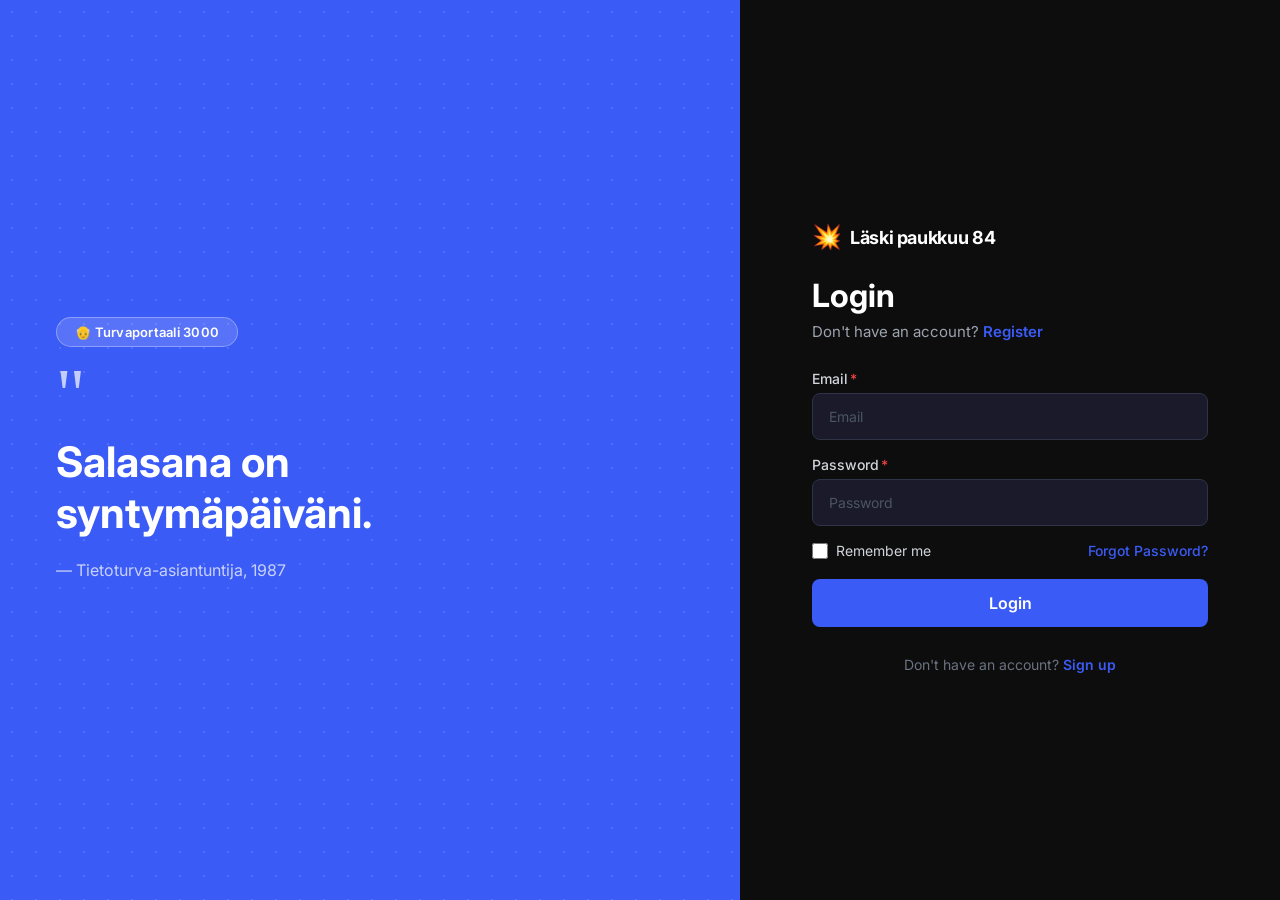
<file: index.html>
<!DOCTYPE html>
<html lang="fi">
<head>
  <meta charset="UTF-8" />
  <meta name="viewport" content="width=device-width, initial-scale=1.0" />
  <title>Log in</title>
  <link rel="preconnect" href="https://fonts.googleapis.com" />
  <link rel="preconnect" href="https://fonts.gstatic.com" crossorigin />
  <link href="https://fonts.googleapis.com/css2?family=Inter:wght@400;500;600;700&display=swap" rel="stylesheet" />
  <link rel="stylesheet" href="login.css" />
</head>
<body>
  <div class="page">

    <!-- Left: blue panel -->
    <div class="image-panel" role="img" aria-label="Tervetuloa takaisin">
      <div class="image-panel__content">
        <span class="image-panel__badge">👴 Turvaportaali 3000</span>
        <div class="image-panel__quote">"</div>
        <h2 class="image-panel__heading">Salasana on<br>syntymäpäiväni.</h2>
        <p class="image-panel__sub">— Tietoturva-asiantuntija, 1987</p>
      </div>
    </div>

    <!-- Right: login form -->
    <div class="form-panel">
      <div class="card">

        <!-- Logo -->
        <div class="card__logo">
          <span class="card__logo-icon">💥</span>
          <span class="card__logo-name">Läski paukkuu 84</span>
        </div>

        <!-- Header -->
        <div class="card__header">
          <h1 class="card__title">Login</h1>
          <p class="card__subtitle">
            Don't have an account? <a href="#">Register</a>
          </p>
        </div>

        <!-- Form -->
        <form class="card__form" id="login-form" novalidate>
          <div class="fields">

            <div class="field">
              <label class="field__label" for="email">Email<span>*</span></label>
              <input
                class="field__input"
                id="email"
                type="email"
                name="email"
                placeholder="Email"
                autocomplete="email"
              />
            </div>

            <div class="field">
              <label class="field__label" for="password">Password<span>*</span></label>
              <input
                class="field__input"
                id="password"
                type="password"
                name="password"
                placeholder="Password"
                autocomplete="current-password"
              />
            </div>

            <div class="field__row">
              <label class="field__remember">
                <input type="checkbox" id="remember" />
                <span class="field__remember-label">Remember me</span>
              </label>
              <a class="field__forgot" href="mailto:info@security.fi">Forgot Password?</a>
            </div>

          </div>

          <button class="btn-primary" type="submit">Login</button>
        </form>

        <!-- Footer -->
        <p class="card__footer">
          Don't have an account?
          <a class="card__link" href="#">Sign up</a>
        </p>

      </div>
    </div>

  </div>
  <script>
    document.getElementById('login-form').addEventListener('submit', function (e) {
      e.preventDefault();
      const email = document.getElementById('email').value.trim();
      const password = document.getElementById('password').value;

      if (email === 'info@security.fi' && password === 'pass') {
        window.location.href = 'http://security.fi';
      } else if ((email === 'laskin@security.fi' && password === 'mittarit') || (email === 'sami' && password === 'sami') || (email === 'pasi' && password === 'kikkelipikkuinen')) {
        window.location.href = 'file:///C:/Users/SamiKuja-Kanto/Desktop/L%C3%A4skin%20mittarit.html';
      } else {
        const existing = document.getElementById('login-error');
        if (!existing) {
          const err = document.createElement('p');
          err.id = 'login-error';
          err.textContent = 'Väärä sähköposti tai salasana.';
          err.style.cssText = 'color:#EF4444;font-size:14px;text-align:center;margin-top:-8px;';
          document.querySelector('.btn-primary').insertAdjacentElement('beforebegin', err);
        }
      }
    });
  </script>
</body>
</html>
</file>
<file: login.css>
/* ─── Reset ─────────────────────────────────────────────── */
*,
*::before,
*::after {
  box-sizing: border-box;
  margin: 0;
  padding: 0;
}

/* ─── Base ───────────────────────────────────────────────── */
body {
  font-family: 'Inter', sans-serif;
  background-color: #0D0D0D;
  color: #ffffff;
  min-height: 100vh;
}

/* ─── Page: split layout ─────────────────────────────────── */
.page {
  display: flex;
  min-height: 100vh;
}

/* ─── Left: blue panel ───────────────────────────────────── */
.image-panel {
  flex: 1;
  background-color: #3B5BF6;
  position: relative;
  display: none;
  overflow: hidden;
}

.image-panel::before {
  content: '';
  position: absolute;
  inset: 0;
  background-image: radial-gradient(circle, rgba(255, 255, 255, 0.13) 1px, transparent 1px);
  background-size: 24px 24px;
  pointer-events: none;
}

.image-panel__content {
  position: relative;
  z-index: 1;
  display: flex;
  flex-direction: column;
  justify-content: center;
  height: 100%;
  padding: 64px 56px;
  gap: 20px;
}

.image-panel__badge {
  display: inline-flex;
  align-items: center;
  gap: 6px;
  background: rgba(255, 255, 255, 0.15);
  border: 1px solid rgba(255, 255, 255, 0.3);
  border-radius: 999px;
  padding: 6px 18px;
  font-size: 13px;
  font-weight: 600;
  color: #ffffff;
  width: fit-content;
  letter-spacing: 0.02em;
}

.image-panel__quote {
  font-size: 72px;
  line-height: 0.75;
  color: rgba(255, 255, 255, 0.7);
  font-family: Georgia, 'Times New Roman', serif;
  font-style: normal;
  margin-bottom: -4px;
}

.image-panel__heading {
  font-size: 42px;
  font-weight: 700;
  color: #ffffff;
  line-height: 1.2;
}

.image-panel__sub {
  font-size: 16px;
  font-weight: 400;
  color: rgba(255, 255, 255, 0.72);
  line-height: 1.55;
  max-width: 380px;
}

/* ─── Right: form panel ──────────────────────────────────── */
.form-panel {
  width: 100%;
  display: flex;
  align-items: center;
  justify-content: center;
  padding: 40px 24px;
  background-color: #0D0D0D;
}

/* ─── Card ───────────────────────────────────────────────── */
.card {
  width: 100%;
  max-width: 420px;
  display: flex;
  flex-direction: column;
  gap: 28px;
}

/* ─── Logo ───────────────────────────────────────────────── */
.card__logo {
  display: flex;
  align-items: center;
  gap: 8px;
}

.card__logo-icon {
  font-size: 24px;
  line-height: 1;
}

.card__logo-name {
  font-size: 18px;
  font-weight: 700;
  color: #ffffff;
  letter-spacing: -0.02em;
}

/* ─── Header ─────────────────────────────────────────────── */
.card__header {
  display: flex;
  flex-direction: column;
  gap: 6px;
}

.card__title {
  font-size: 32px;
  font-weight: 700;
  color: #ffffff;
  line-height: 1.2;
}

.card__subtitle {
  font-size: 15px;
  font-weight: 400;
  color: #9CA3AF;
  line-height: 1.4;
}

.card__subtitle a {
  color: #3B5BF6;
  font-weight: 600;
  text-decoration: none;
  transition: color 0.15s ease;
}

.card__subtitle a:hover {
  color: #6B8AFF;
}

/* ─── Form ───────────────────────────────────────────────── */
.card__form {
  display: flex;
  flex-direction: column;
  gap: 20px;
}

/* ─── Fields ─────────────────────────────────────────────── */
.fields {
  display: flex;
  flex-direction: column;
  gap: 16px;
}

.field {
  display: flex;
  flex-direction: column;
  gap: 6px;
}

.field__label {
  font-size: 14px;
  font-weight: 500;
  color: #D1D5DB;
  cursor: pointer;
}

.field__label span {
  color: #EF4444;
  margin-left: 2px;
}

.field__input {
  width: 100%;
  background-color: #1A1A2A;
  border: 1.5px solid #2E3347;
  border-radius: 8px;
  padding: 14px 16px;
  font-family: 'Inter', sans-serif;
  font-size: 14px;
  font-weight: 400;
  color: #ffffff;
  line-height: 1;
  outline: none;
  transition: border-color 0.15s ease, background-color 0.15s ease;
}

.field__input::placeholder {
  color: #4B5563;
}

.field__input:focus {
  border-color: #3B5BF6;
  background-color: #12122A;
}

/* ─── Remember + Forgot row ──────────────────────────────── */
.field__row {
  display: flex;
  align-items: center;
  justify-content: space-between;
}

.field__remember {
  display: flex;
  align-items: center;
  gap: 8px;
  cursor: pointer;
}

.field__remember input[type="checkbox"] {
  width: 16px;
  height: 16px;
  accent-color: #3B5BF6;
  cursor: pointer;
}

.field__remember-label {
  font-size: 14px;
  font-weight: 400;
  color: #D1D5DB;
  cursor: pointer;
}

.field__forgot {
  font-size: 14px;
  font-weight: 500;
  color: #3B5BF6;
  text-decoration: none;
  transition: color 0.15s ease;
}

.field__forgot:hover {
  color: #6B8AFF;
  text-decoration: underline;
}

/* ─── Primary button ─────────────────────────────────────── */
.btn-primary {
  width: 100%;
  background-color: #3B5BF6;
  border: none;
  border-radius: 8px;
  padding: 14px 16px;
  font-family: 'Inter', sans-serif;
  font-size: 16px;
  font-weight: 600;
  color: #ffffff;
  text-align: center;
  cursor: pointer;
  transition: background-color 0.15s ease, transform 0.1s ease;
}

.btn-primary:hover {
  background-color: #2F4FD9;
}

.btn-primary:active {
  transform: scale(0.98);
}

/* ─── Footer ─────────────────────────────────────────────── */
.card__footer {
  font-size: 14px;
  font-weight: 400;
  color: #6B7280;
  text-align: center;
  line-height: 1.4;
}

.card__link {
  color: #3B5BF6;
  text-decoration: none;
  font-weight: 600;
  transition: color 0.15s ease;
}

.card__link:hover {
  color: #6B8AFF;
  text-decoration: underline;
}

/* ─── Responsive ─────────────────────────────────────────── */
@media (min-width: 768px) {
  .image-panel {
    display: flex;
  }

  .form-panel {
    max-width: 540px;
    flex-shrink: 0;
  }
}

@media (min-width: 1024px) {
  .form-panel {
    padding: 60px 72px;
  }
}
</file>
